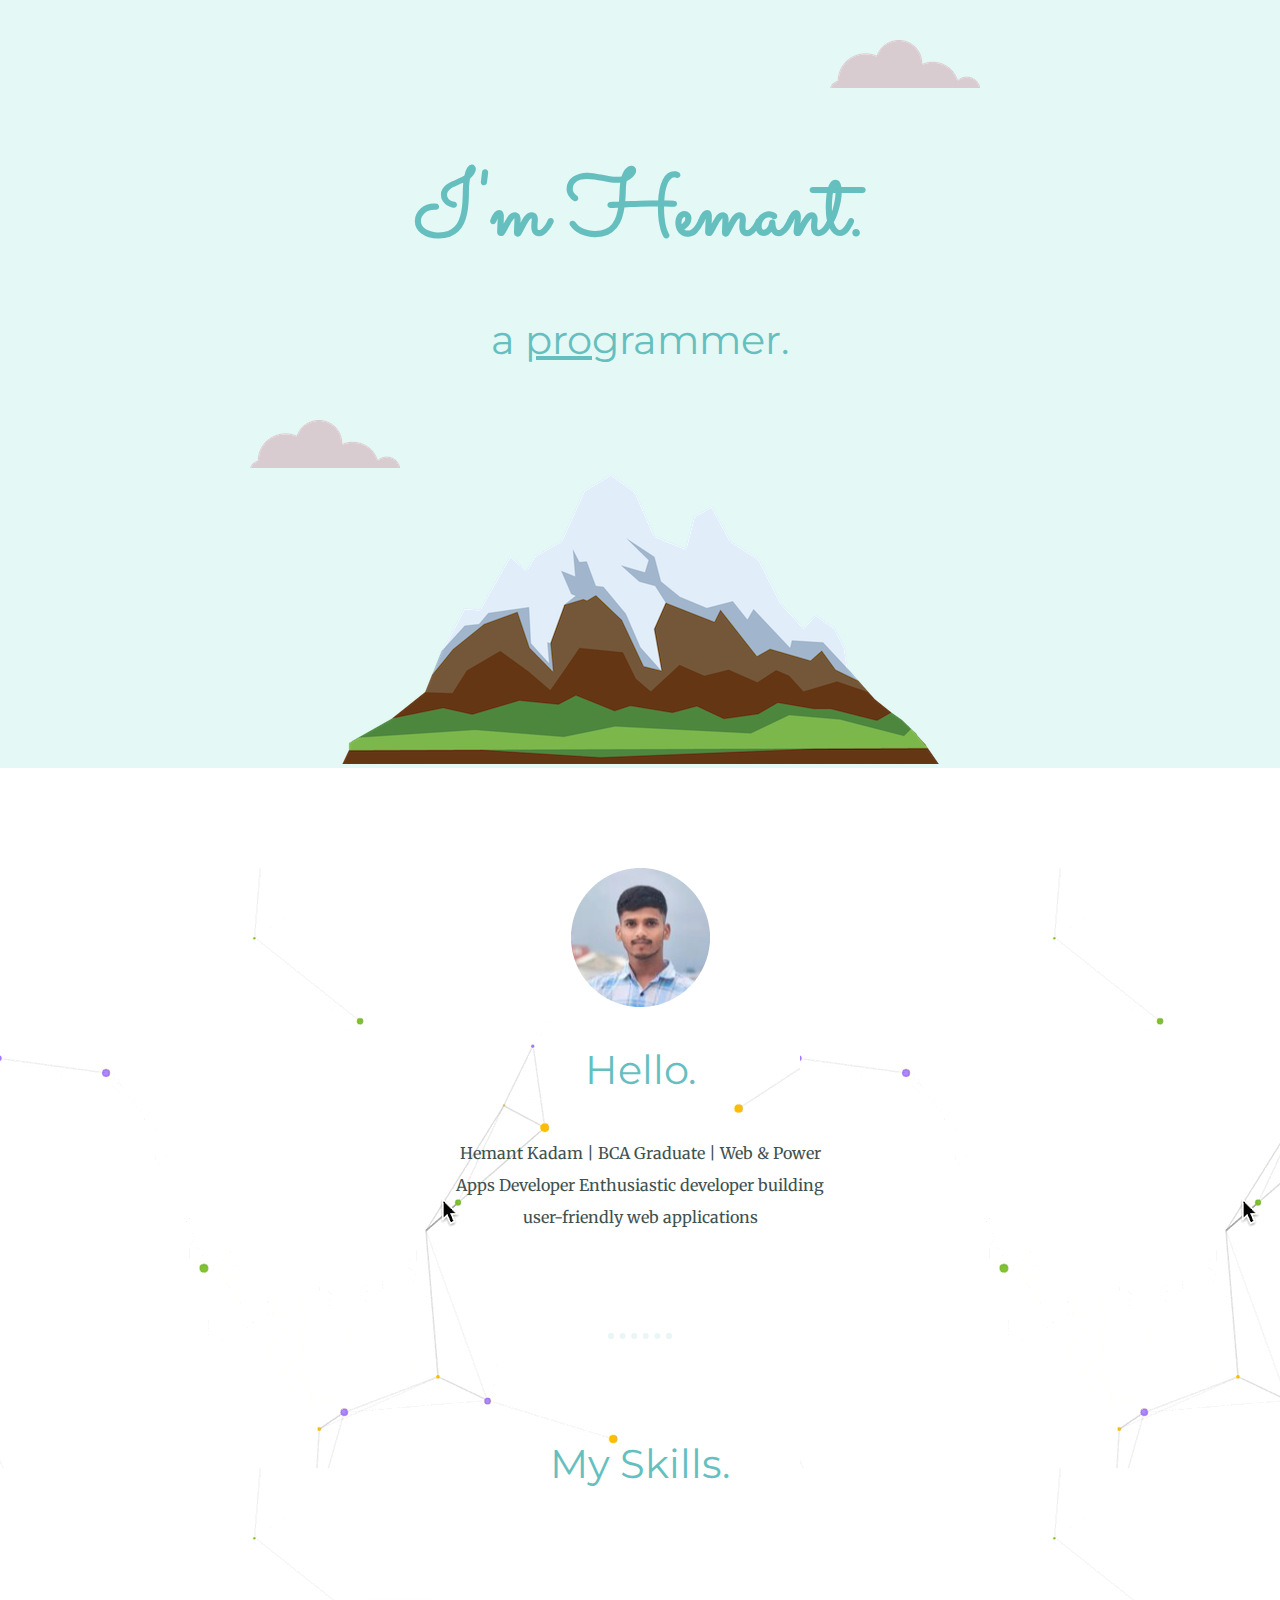
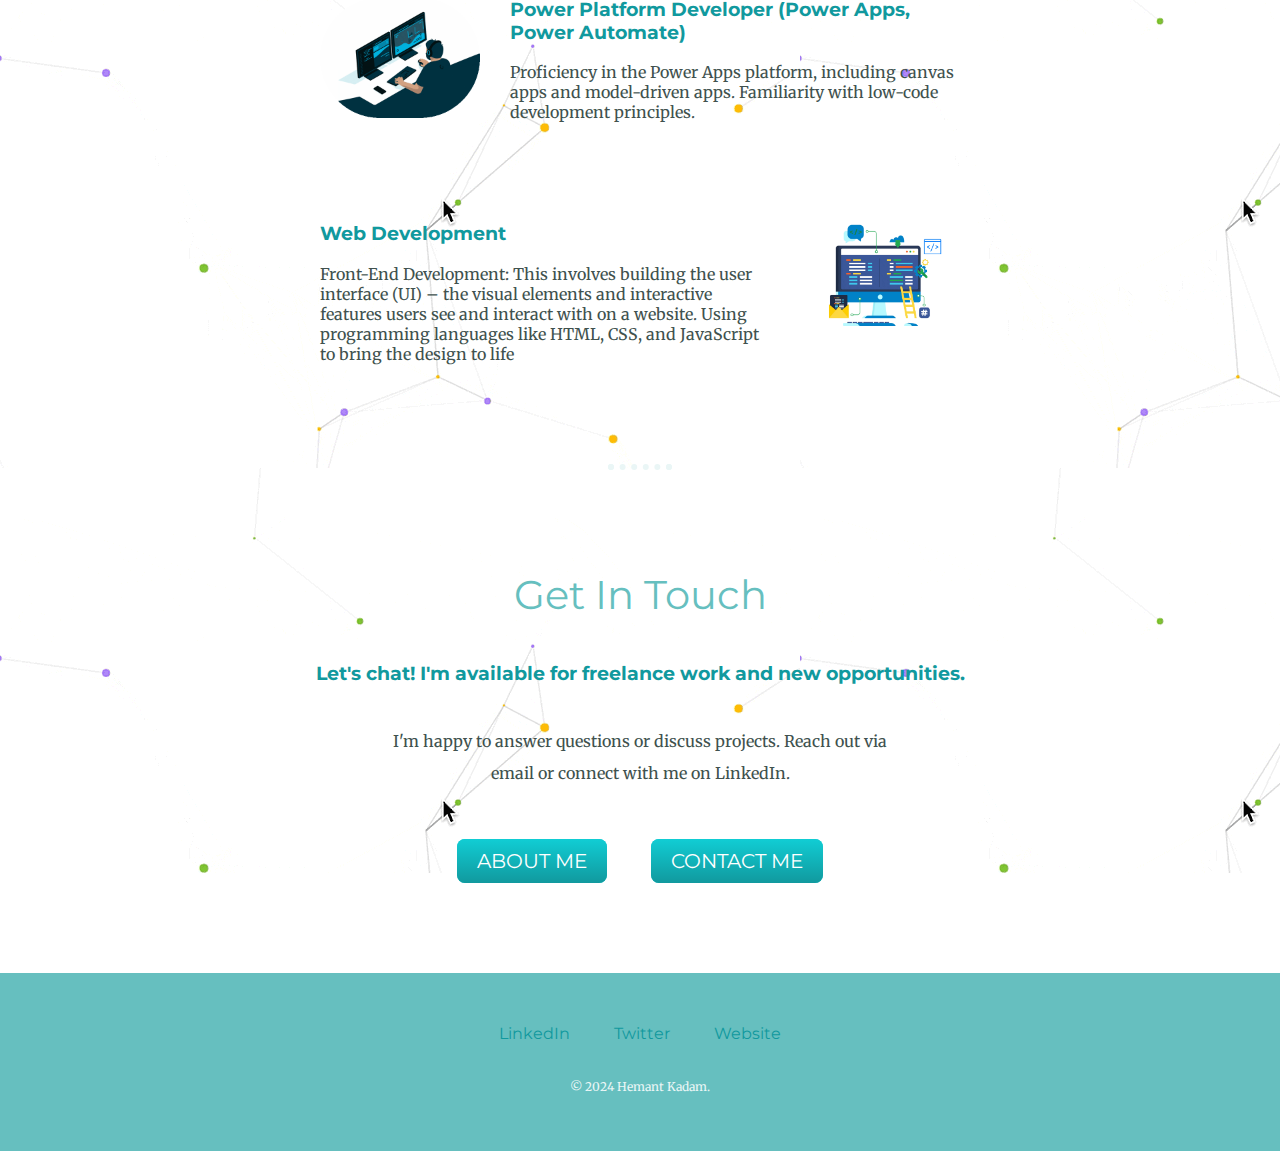
<file: index.html>
<!DOCTYPE html>
<html lang="en">
<head>
    <meta charset="UTF-8">
    <meta name="viewport" content="width=device-width, initial-scale=1.0">
    <title>ItsMeHemant</title>
    <link rel="stylesheet" href="css/styles.css">
    <link rel="icon" href="favicon.ico">
    <link rel="preconnect" href="https://fonts.googleapis.com">
    <link rel="preconnect" href="https://fonts.gstatic.com" crossorigin>
    <link href="https://fonts.googleapis.com/css2?family=Merriweather:ital,wght@0,300;0,400;0,700;0,900;1,300;1,400;1,700;1,900&family=Montserrat:ital,wght@0,100..900;1,100..900&family=Sacramento&display=swap" rel="stylesheet">
</head>
<body>
    <div class="top-container">
     <img class="top-cloud" src="images/cloud.png" alt="cloud">
     <h1>I'm Hemant.</h1>
     <h2>a <span class="pro">pro</span>grammer.</h2>
     <img class="bottom-cloud" src="images/cloud.png" alt="cloud">
     <img src="images/mountain.png" alt="mountain">
    </div>
    <div class="middle-container">
  <div class="profile">
    <img src="images/hem.png" alt="my_image">
    <h2>Hello.</h2>
    <p class="intro">Hemant Kadam | BCA Graduate | Web & Power Apps Developer

      Enthusiastic developer building user-friendly web applications</p>
  </div>
  <hr>
  <div class="skills">
    <h2>My Skills.</h2>
    <div class="skill-row">
      <img class="programmer_gif" src="images/giphy.gif" alt="programmer_gif">
      <h3>Power Platform Developer (Power Apps, Power Automate)</h3>
      <p">Proficiency in the Power Apps platform, including canvas apps and model-driven apps.
      Familiarity with low-code development principles.
    </p>
    </div>
    <div class="skill-row">
      <img class="program_gif" src="images/program_gif.webp" alt="program_gif_png">
      <h3>Web Development </h3>
      <p">Front-End Development: This involves building the user interface (UI) – the visual elements and interactive features users see and interact with on a website. Using programming languages like HTML, CSS, and JavaScript to bring the design to life</p>
    </div>
  </div>
  <hr>
  <div class="contact-me">
    <h2>Get In Touch</h2>
    <h3>Let's chat! I'm available for freelance work and new opportunities.</h3>
    <p class="contact_message">I'm happy to answer questions or discuss projects. Reach out via email or connect with me on LinkedIn.</p>
    <a class="btn" href="about.html">ABOUT ME</a>
    <a class="btn" href="mailto:hemantkadam123hk@gmail.com">CONTACT ME</a>
  </div>
</div>


<div class="bottom-container">
  <a class="footer-link" href="www.linkedin.com/in/hemant-kadam-569a512aa" target="_blank">LinkedIn</a>
  <a class="footer-link" href="https://twitter.com/" target="_blank">Twitter</a>
  <a class="footer-link" href="https://hemantkadam123.github.io/Cv/" target="_blank">Website</a>
  <p class="copyright">© 2024 Hemant Kadam.</p>
</div>

    
</body>
</html>
</file>
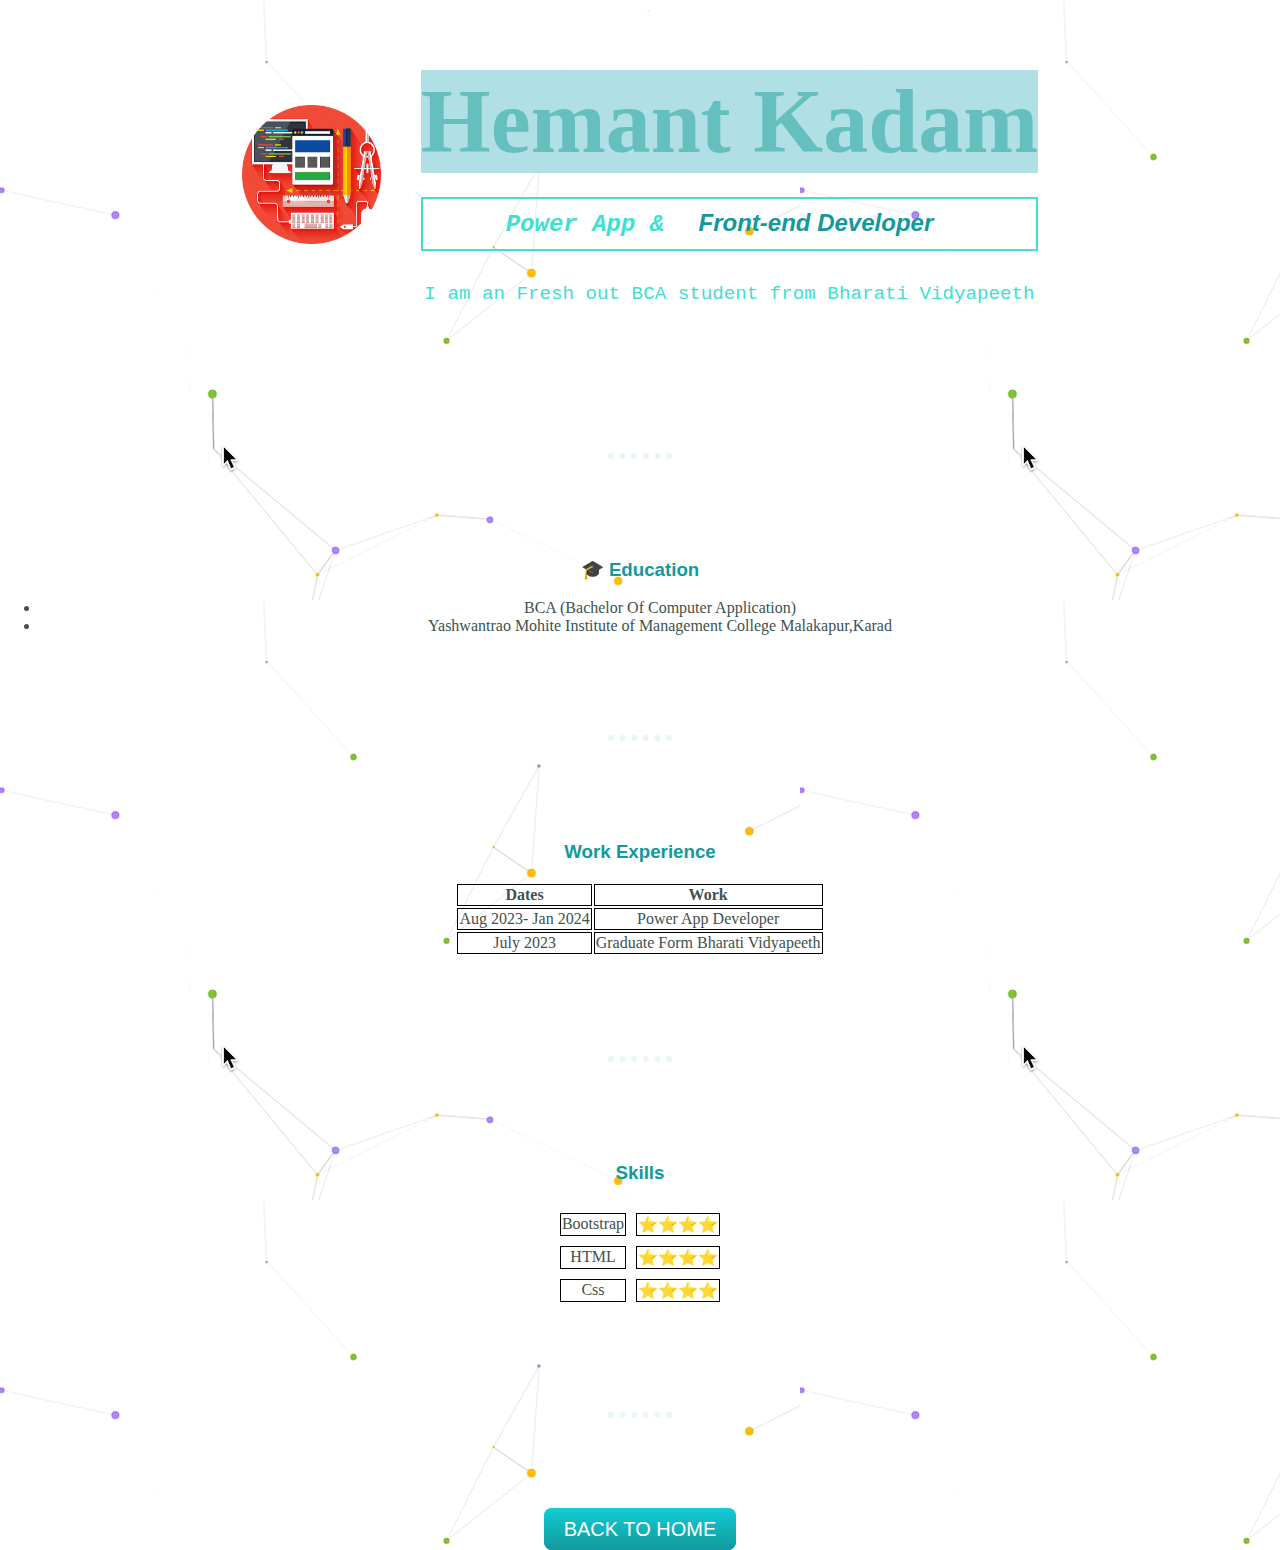
<file: about.html>
<!DOCTYPE html>
<html lang="en">
<head>
    <meta charset="UTF-8">
    <meta name="viewport" content="width=device-width, initial-scale=1.0">
    <title>Hemant's Personal Site</title>
    <link rel="stylesheet" href="css/styles.css">
</head>
<body class="about">

    <table class="table" cellpadding="20" border="0">
        <tr>
            <td><img style="height: 139px;width: 139px;" src="images/deve.png" alt="Hemant's Profile Picture"></td>
            <td> <h1 style="background-color:powderblue;font-family:verdana;text-align: center;">Hemant Kadam</h1>
                <p style="color:turquoise;font-family:courier;font-size: 150%;text-align: center;border: 2px solid turquoise;"><em><strong>Power App & <a href="https://developer.mozilla.org/en-US/docs/Web/HTML/Element/a">Front-end Developer</a></strong></em></p>
                <p style="color:turquoise;font-family:courier;font-size: 120%;">I am an Fresh out BCA student from Bharati Vidyapeeth</p></td>
               
        </tr>
    </table>

        
   
    <hr>
    <h3> 🎓 Education</h3>

    <ul>
       <li>BCA (Bachelor Of Computer Application)</li>
       <li>Yashwantrao Mohite Institute of Management College Malakapur,Karad</li>
    </ul>
    <hr>
    <h3>Work Experience</h3>
    <table class="tabletwo">
        <thead>
            <tr>
                <th>Dates</th>
                <th>Work</th>
            </tr>
        </thead>
        <tbody>
            <tr>
                <td>Aug 2023- Jan 2024</td>
                <td>Power App Developer</td>
              </tr>
              <tr>
                 <td>July 2023</td> 
                 <td>Graduate Form Bharati Vidyapeeth</td>
              </tr>
        </tbody>
        <tfoot></tfoot>
        
    </table>
    <hr>
    <h3>Skills</h3>
   <table  class="tablethree" cellspacing="10">
                <tr>
                    <td>Bootstrap</td>
                    <td>⭐⭐⭐⭐</td>
                </tr>
                <tr>
                    <td>HTML</td>
                    <td>⭐⭐⭐⭐</td>
                </tr>
                <tr>
                    <td>Css</td>
                    <td>⭐⭐⭐⭐</td>
                </tr>
            </table>
    <hr>
    <a class="btn" href="index.html">BACK TO HOME</a>
</body>
</html>
</file>
<file: css/styles.css>
body {
    color: #40514E;
    margin: 0;
    text-align: center;
    font-family: "Merriweather", serif;
    
}

h1 {
    color: #66BFBF;
    font-size: 5.625rem;
    margin: 50px auto 0 auto;
    font-family: "Sacramento", cursive;
}
h2 {
    color: #66BFBF;
    font-family: "Montserrat", sans-serif;
    font-size: 2.5rem;
    font-weight: normal;
    padding-bottom: 10px;
}
h3 {
    color: #11999E;
    font-family: "Montserrat", sans-serif;
}

p {
    line-height: 2;
}

.top-container {
    background-color: #E4F9F5;
    position: relative;
    padding-top: 100px;
}
.middle-container {
    background-image: url(anim.gif);
    margin: 100px 0;
}
.bottom-container {
    background-color: #66BFBF;
    padding: 50px 0 20px;
}

.skill-row {
    width: 50%;
    margin: 100px auto 100px auto;
    text-align: left;
}

.pro {
    text-decoration: underline;
}

.intro {
    width: 30%;
    margin: auto;
}

.contact_message {
    width: 40%;
    margin: 40px auto 60px;
}

.copyright {
    color: #EAF6F6;
    font-size: 0.75rem;
    padding: 20px 0;
}

.top-cloud {
    position: absolute;
    right: 300px;
    top: 40px;
}
.bottom-cloud {
    position: absolute;
    left: 250px;
    bottom: 300px;
}

.programmer_gif {
    width: 25%;
    float: left;
    margin-right: 30px;
}
.program_gif{
    width: 25%;
    float: right;
    margin-left: 30px;
}
hr {
    border: dotted #EAF6F6 6px;
    border-bottom: none;
    width: 4%;
    margin: 100px auto;
}

a {
    color: #11999E;
    font-family: "Montserrat", sans-serif;
    margin: 10px 20px;
    text-decoration: none;

}

a:hover {
    color: #EAF6F6;
}

.btn {
    background: #11CDD4;
    background-image: -webkit-linear-gradient(top, #11CDD4, #11999E);
    background-image: -moz-linear-gradient(top, #11CDD4, #11999E);
    background-image: -ms-linear-gradient(top, #11CDD4, #11999E);
    background-image: -o-linear-gradient(top, #11CDD4, #11999E);
    background-image: linear-gradient(to bottom, #11CDD4, #11999E);
    -webkit-border-radius: 8;
    -moz-border-radius: 8;
    border-radius: 8px;
    font-family: "Montserrat", sans-serif;
    color: #ffffff;
    font-size: 20px;
    padding: 10px 20px 10px 20px;
    text-decoration: none;
  }
  
  .btn:hover {
    background: #30E3CB;
    background-image: -webkit-linear-gradient(top, #30E3CB, #2BC4AD);
    background-image: -moz-linear-gradient(top, #30E3CB, #2BC4AD);
    background-image: -ms-linear-gradient(top, #30E3CB, #2BC4AD);
    background-image: -o-linear-gradient(top, #30E3CB, #2BC4AD);
    background-image: linear-gradient(to bottom, #30E3CB, #2BC4AD);
    text-decoration: none;
  }
  .about{
    background-image: url(anim.gif);
  }

  .table  {
    border: 0px solid black;
    border-collapse: collapse;
    margin: 0 auto;
  }
  .table  th, .table td{
    border: 0px solid black;
  }

  .tabletwo{
    margin: 0 auto;
  }

  .tablethree{
    margin: 0 auto;
  }
  table th, table td {
    border: 1px solid black;
    border-collapse: collapse;
  }
</file>
